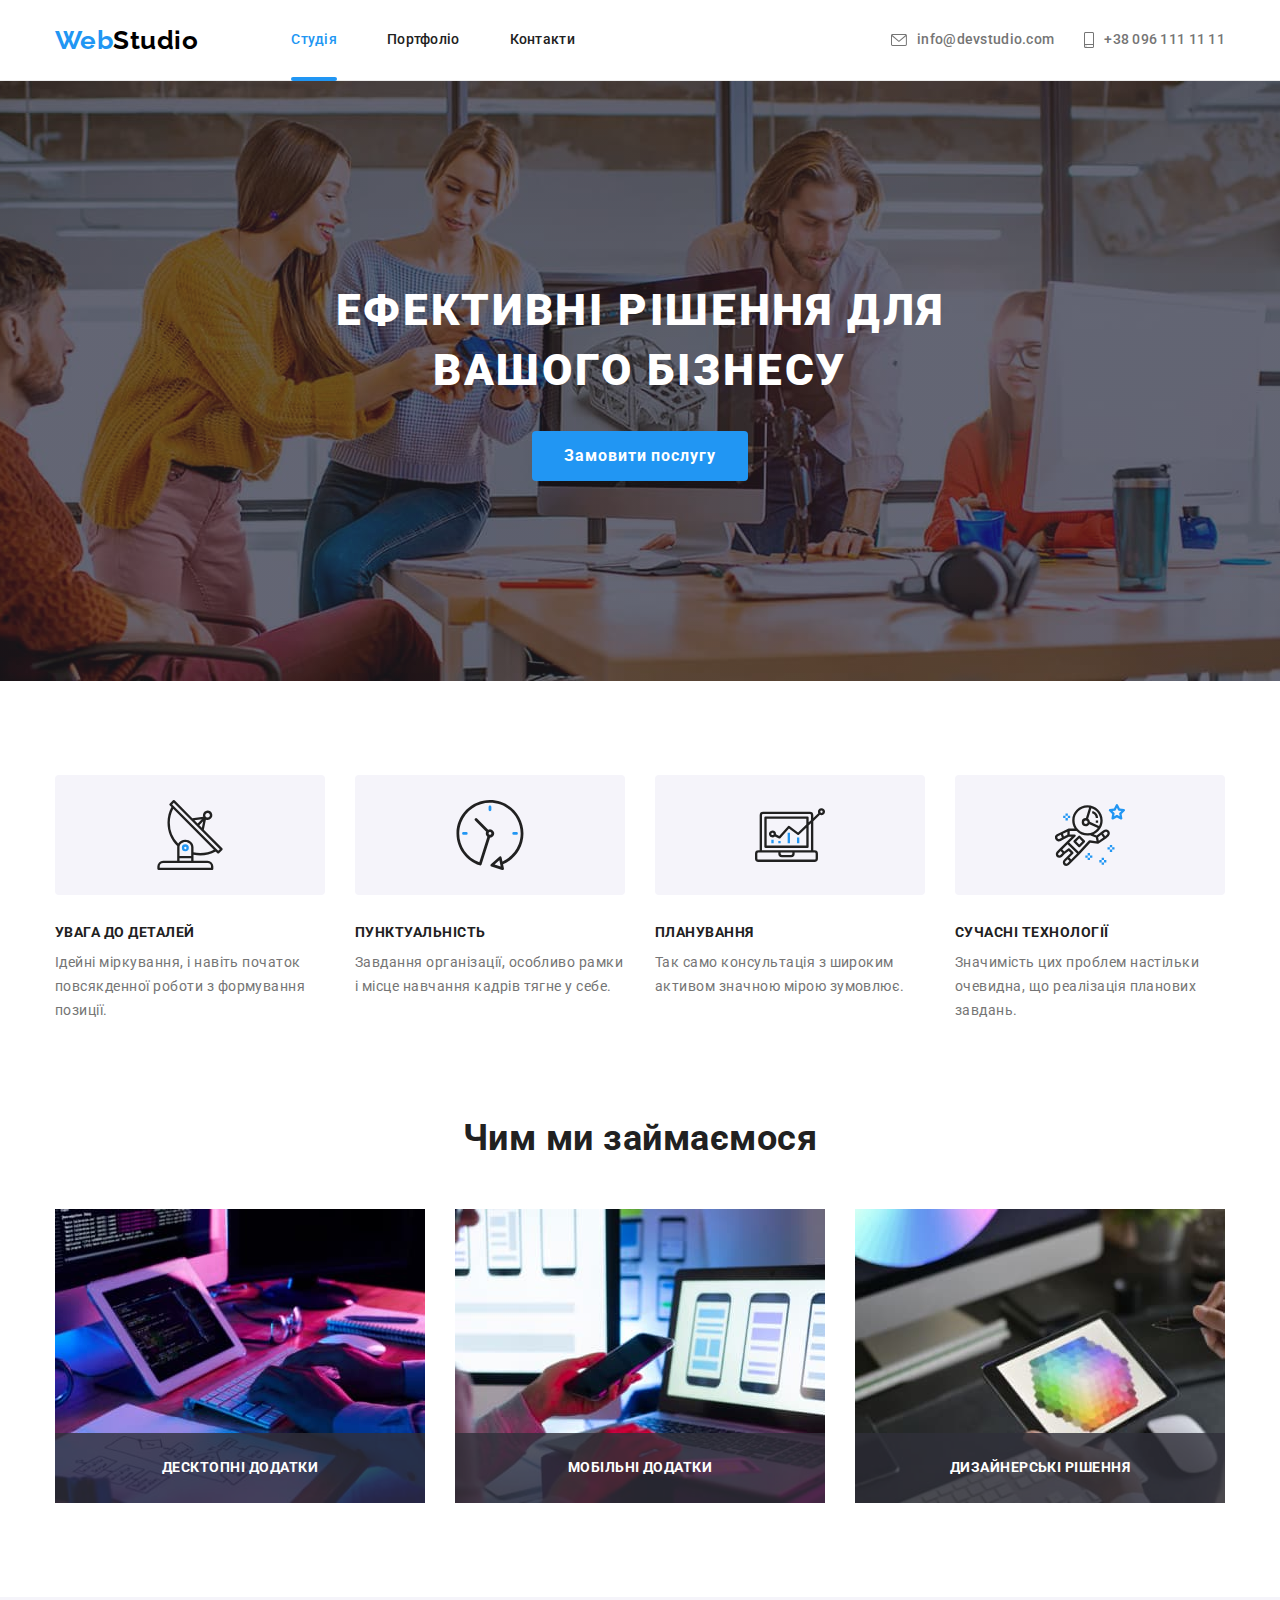
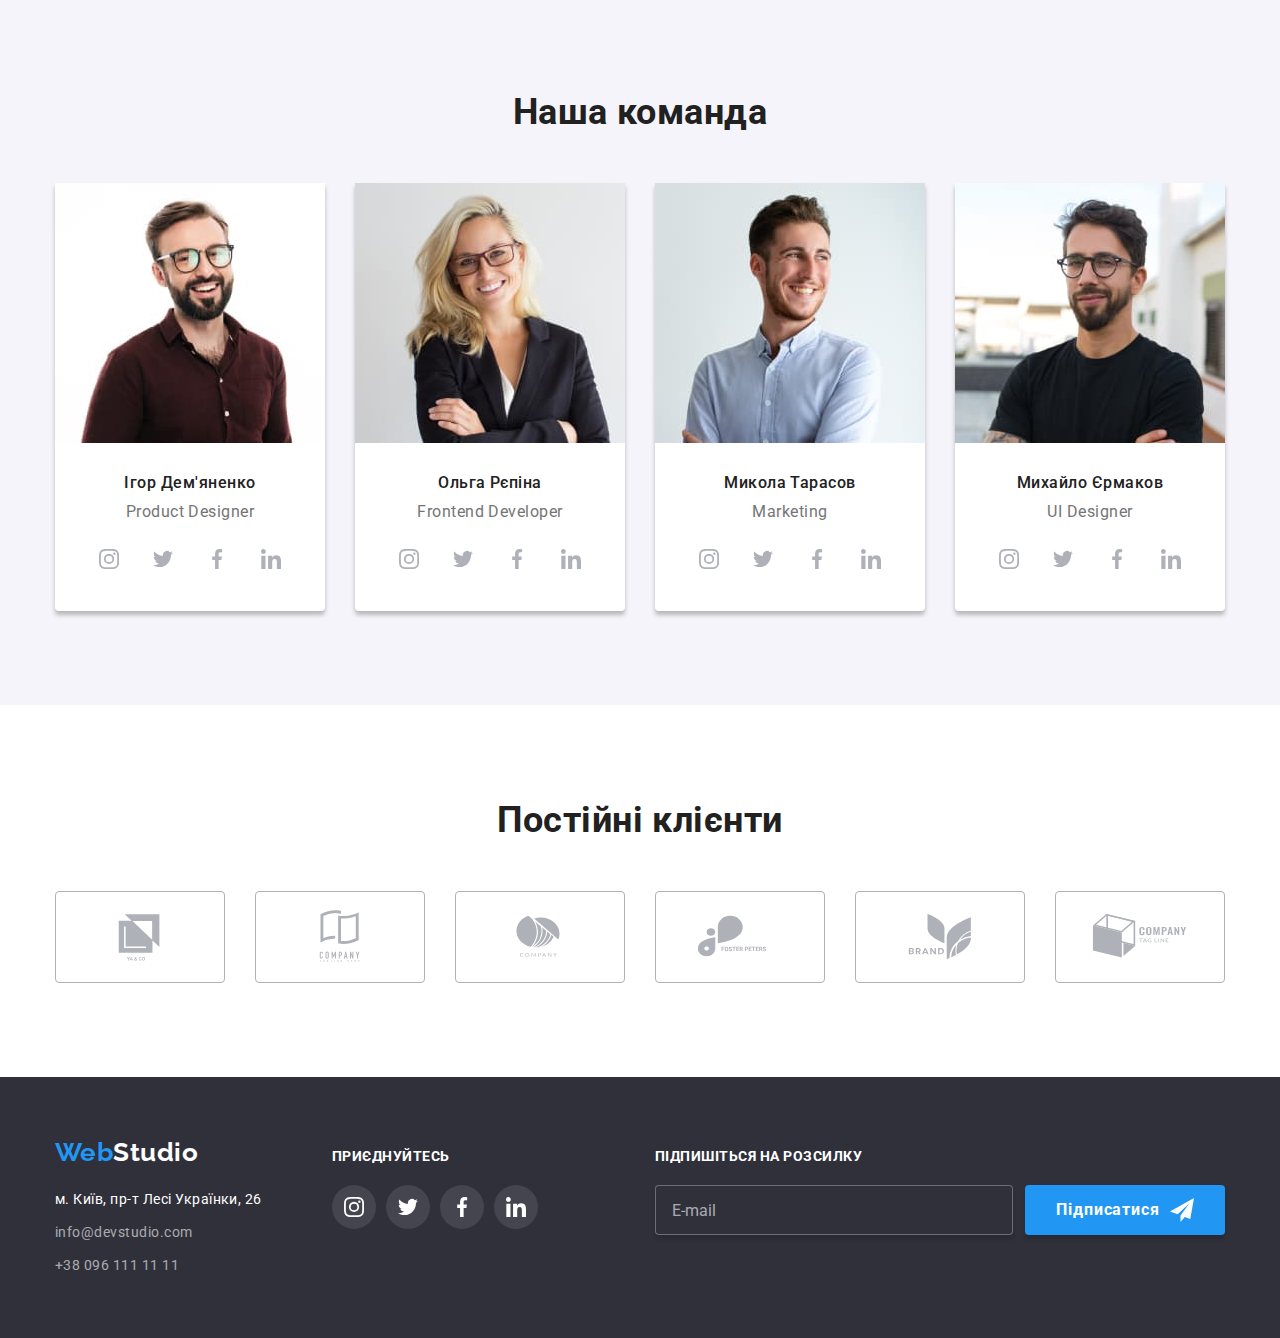
<file: index.html>
<!DOCTYPE html>
<html lang="uk">
  <head>
    <meta charset="UTF-8" />
    <meta http-equiv="X-UA-Compatible" content="IE=edge" />
    <meta name="viewport" content="width=device-width, initial-scale=1.0" />
    <title>WebStudio</title>
    <link rel="preconnect" href="https://fonts.googleapis.com" />
    <link rel="preconnect" href="https://fonts.gstatic.com" crossorigin />
    <link
      href="https://fonts.googleapis.com/css2?family=Raleway:wght@700&family=Roboto:wght@400;500;700;900&display=swap"
      rel="stylesheet"
    />
    <link
      rel="stylesheet"
      href="https://cdn.jsdelivr.net/npm/modern-normalize@1.1.0/modern-normalize.min.css"
    />
    <link rel="stylesheet" href="./css/styles.css" />
  </head>

  <body>
    <header class="page-header">
      <div class="container flex">
        <nav class="flex">
          <a href="./index.html" class="logo link logo-top"
            >Web<span class="logo-header">Studio</span></a
          >
          <ul class="site-nav list">
            <li class="item">
              <a href="./index.html" class="link current">Студія</a>
            </li>
            <li class="item">
              <a href="./portfolio.html" class="link">Портфоліо</a>
            </li>
            <li class="item"><a href="" class="link">Контакти</a></li>
          </ul>
        </nav>

        <ul class="auth-nav list">
          <li class="item">
            <a href="mailto:info@devstudio.com" class="link">
              <svg
                class="mail"
                lang="en"
                aria-label="envelope icon"
                width="16px"
                height="12px"
              >
                <use href="./images/icons.svg#icon-envelope"></use>
              </svg>
              info@devstudio.com</a
            >
          </li>
          <li class="item">
            <a href="tel:+380961111111" class="link">
              <svg
                class="phone"
                lang="en"
                aria-label="smartphone icon"
                width="10px"
                height="16px"
              >
                <use href="./images/icons.svg#icon-smartphone"></use>
              </svg>
              +38 096 111 11 11</a
            >
          </li>
        </ul>
      </div>
    </header>

    <main>
      <!-- Hero -->
      <section class="hero overlay">
        <div class="container">
          <h1 class="hero-title">
            Ефективні рішення для <br />
            вашого бізнесу
          </h1>
          <button data-modal-open type="button" class="btn studio">
            Замовити послугу
          </button>
        </div>
      </section>

      <!-- Наші переваги -->
      <section class="section top">
        <div class="container">
          <h2 class="visually-hidden">Наші переваги</h2>
          <ul class="advantage list">
            <li class="advantage-element">
              <div class="advantage-thumb">
                <svg
                  lang="en"
                  aria-label="antenna icon"
                  width="70px"
                  height="70px"
                >
                  <use href="./images/icons.svg#icon-antenna"></use>
                </svg>
              </div>
              <h3 class="advantage-title">Увага до деталей</h3>
              <p class="advantage-paragraph">
                Ідейні міркування, і навіть початок повсякденної роботи з
                формування позиції.
              </p>
            </li>

            <li class="advantage-element">
              <div class="advantage-thumb">
                <svg
                  lang="en"
                  aria-label="clock icon"
                  width="70px"
                  height="70px"
                >
                  <use href="./images/icons.svg#icon-clock"></use>
                </svg>
              </div>
              <h3 class="advantage-title">Пунктуальність</h3>
              <p class="advantage-paragraph">
                Завдання організації, особливо рамки і місце навчання кадрів
                тягне у себе.
              </p>
            </li>

            <li class="advantage-element">
              <div class="advantage-thumb">
                <svg
                  lang="en"
                  aria-label="diagram icon"
                  width="70px"
                  height="70px"
                >
                  <use href="./images/icons.svg#icon-diagram"></use>
                </svg>
              </div>
              <h3 class="advantage-title">Планування</h3>
              <p class="advantage-paragraph">
                Так само консультація з широким активом значною мірою зумовлює.
              </p>
            </li>

            <li class="advantage-element">
              <div class="advantage-thumb">
                <svg
                  lang="en"
                  aria-label="astronaut icon"
                  width="70px"
                  height="70px"
                >
                  <use href="./images/icons.svg#icon-astronaut"></use>
                </svg>
              </div>
              <h3 class="advantage-title">Сучасні технології</h3>
              <p class="advantage-paragraph">
                Значимість цих проблем настільки очевидна, що реалізація
                планових завдань.
              </p>
            </li>
          </ul>
        </div>
      </section>

      <!-- Чим ми займаємося -->
      <section class="section">
        <div class="container">
          <h2 class="section-title">Чим ми займаємося</h2>
          <ul class="list flex-container">
            <li class="flex-element">
              <img
                src="./images/box1.jpg"
                alt="Хтось друкує на клавіатурі"
                width="370"
                height="294"
              />
              <h3 class="flex-element-overlay">Десктопні додатки</h3>
            </li>
            <li class="flex-element">
              <img
                src="./images/box2.jpg"
                alt="Людина з телефоном та ноутбуком"
                width="370"
                height="294"
              />
              <h3 class="flex-element-overlay">Мобільні додатки</h3>
            </li>
            <li class="flex-element">
              <img
                src="./images/box3.jpg"
                alt="Планшет з різнокольоровим зображенням"
                width="370"
                height="294"
              />
              <h3 class="flex-element-overlay">Дизайнерські рішення</h3>
            </li>
          </ul>
        </div>
      </section>

      <!-- Наша команда -->
      <section class="team section">
        <div class="container">
          <h2 class="section-title">Наша команда</h2>
          <ul class="list flex-team">
            <li class="flex-team-element">
              <img
                src="./images/our-team/img(1).jpg"
                alt="Фото Ігоря Дем'яненко"
                width="270"
                height="260"
                class="team-photo"
              />
              <div class="team-content">
                <h3 class="team-title">Ігор Дем'яненко</h3>
                <p lang="en" class="team-paragraph">Product Designer</p>
                <ul class="social-list">
                  <li class="social-list-item list">
                    <a href="" class="social-list-link">
                      <svg
                        lang="en"
                        aria-label="instagram icon"
                        width="20px"
                        height="20px"
                        class="social-list-icon"
                      >
                        <use href="./images/icons.svg#icon-instagram"></use>
                      </svg>
                    </a>
                  </li>
                  <li class="social-list-item list">
                    <a href="" class="social-list-link">
                      <svg
                        lang="en"
                        aria-label="twitter icon"
                        width="20px"
                        height="20px"
                        class="social-list-icon"
                      >
                        <use href="./images/icons.svg#icon-twitter"></use>
                      </svg>
                    </a>
                  </li>
                  <li class="social-list-item list">
                    <a href="" class="social-list-link">
                      <svg
                        lang="en"
                        aria-label="facebook icon"
                        width="20px"
                        height="20px"
                        class="social-list-icon"
                      >
                        <use href="./images/icons.svg#icon-facebook"></use>
                      </svg>
                    </a>
                  </li>
                  <li class="social-list-item list">
                    <a href="" class="social-list-link">
                      <svg
                        lang="en"
                        aria-label="linkedin icon"
                        width="20px"
                        height="20px"
                        class="social-list-icon"
                      >
                        <use href="./images/icons.svg#icon-linkedin"></use>
                      </svg>
                    </a>
                  </li>
                </ul>
              </div>
            </li>

            <li class="flex-team-element">
              <img
                src="./images/our-team/img(2).jpg"
                alt="Фото Ольги Рєпіної"
                width="270"
                height="260"
                class="team-photo"
              />
              <div class="team-content">
                <h3 class="team-title">Ольга Рєпіна</h3>
                <p lang="en" class="team-paragraph">Frontend Developer</p>
                <ul class="social-list">
                  <li class="social-list-item list">
                    <a href="" class="social-list-link">
                      <svg
                        lang="en"
                        aria-label="instagram icon"
                        width="20px"
                        height="20px"
                        class="social-list-icon"
                      >
                        <use href="./images/icons.svg#icon-instagram"></use>
                      </svg>
                    </a>
                  </li>
                  <li class="social-list-item list">
                    <a href="" class="social-list-link">
                      <svg
                        lang="en"
                        aria-label="twitter icon"
                        width="20px"
                        height="20px"
                        class="social-list-icon"
                      >
                        <use href="./images/icons.svg#icon-twitter"></use>
                      </svg>
                    </a>
                  </li>
                  <li class="social-list-item list">
                    <a href="" class="social-list-link">
                      <svg
                        lang="en"
                        aria-label="facebook icon"
                        width="20px"
                        height="20px"
                        class="social-list-icon"
                      >
                        <use href="./images/icons.svg#icon-facebook"></use>
                      </svg>
                    </a>
                  </li>
                  <li class="social-list-item list">
                    <a href="" class="social-list-link">
                      <svg
                        lang="en"
                        aria-label="linkedin icon"
                        width="20px"
                        height="20px"
                        class="social-list-icon"
                      >
                        <use href="./images/icons.svg#icon-linkedin"></use>
                      </svg>
                    </a>
                  </li>
                </ul>
              </div>
            </li>

            <li class="flex-team-element">
              <img
                src="./images/our-team/img(3).jpg"
                alt="Фото Миколи Тарасова"
                width="270"
                height="260"
                class="team-photo"
              />
              <div class="team-content">
                <h3 class="team-title">Микола Тарасов</h3>
                <p lang="en" class="team-paragraph">Marketing</p>
                <ul class="social-list">
                  <li class="social-list-item list">
                    <a href="" class="social-list-link">
                      <svg
                        lang="en"
                        aria-label="instagram icon"
                        width="20px"
                        height="20px"
                        class="social-list-icon"
                      >
                        <use href="./images/icons.svg#icon-instagram"></use>
                      </svg>
                    </a>
                  </li>
                  <li class="social-list-item list">
                    <a href="" class="social-list-link">
                      <svg
                        lang="en"
                        aria-label="twitter icon"
                        width="20px"
                        height="20px"
                        class="social-list-icon"
                      >
                        <use href="./images/icons.svg#icon-twitter"></use>
                      </svg>
                    </a>
                  </li>
                  <li class="social-list-item list">
                    <a href="" class="social-list-link">
                      <svg
                        lang="en"
                        aria-label="facebook icon"
                        width="20px"
                        height="20px"
                        class="social-list-icon"
                      >
                        <use href="./images/icons.svg#icon-facebook"></use>
                      </svg>
                    </a>
                  </li>
                  <li class="social-list-item list">
                    <a href="" class="social-list-link">
                      <svg
                        lang="en"
                        aria-label="linkedin icon"
                        width="20px"
                        height="20px"
                        class="social-list-icon"
                      >
                        <use href="./images/icons.svg#icon-linkedin"></use>
                      </svg>
                    </a>
                  </li>
                </ul>
              </div>
            </li>

            <li class="flex-team-element">
              <img
                src="./images/our-team/img(4).jpg"
                alt="Фото Михайла Єрмакова"
                width="270"
                height="260"
                class="team-photo"
              />
              <div class="team-content">
                <h3 class="team-title">Михайло Єрмаков</h3>
                <p lang="en" class="team-paragraph">UI Designer</p>
                <ul class="social-list">
                  <li class="social-list-item list">
                    <a href="" class="social-list-link">
                      <svg
                        lang="en"
                        aria-label="instagram icon"
                        width="20px"
                        height="20px"
                        class="social-list-icon"
                      >
                        <use href="./images/icons.svg#icon-instagram"></use>
                      </svg>
                    </a>
                  </li>
                  <li class="social-list-item list">
                    <a href="" class="social-list-link">
                      <svg
                        lang="en"
                        aria-label="twitter icon"
                        width="20px"
                        height="20px"
                        class="social-list-icon"
                      >
                        <use href="./images/icons.svg#icon-twitter"></use>
                      </svg>
                    </a>
                  </li>
                  <li class="social-list-item list">
                    <a href="" class="social-list-link">
                      <svg
                        lang="en"
                        aria-label="facebook icon"
                        width="20px"
                        height="20px"
                        class="social-list-icon"
                      >
                        <use href="./images/icons.svg#icon-facebook"></use>
                      </svg>
                    </a>
                  </li>
                  <li class="social-list-item list">
                    <a href="" class="social-list-link">
                      <svg
                        lang="en"
                        aria-label="linkedin icon"
                        width="20px"
                        height="20px"
                        class="social-list-icon"
                      >
                        <use href="./images/icons.svg#icon-linkedin"></use>
                      </svg>
                    </a>
                  </li>
                </ul>
              </div>
            </li>
          </ul>
        </div>
      </section>

      <!-- Постійні клієнти -->
      <section class="section top">
        <div class="container">
          <h2 class="section-title">Постійні клієнти</h2>
          <ul class="client">
            <li class="client-item list">
              <a href="" class="client-link">
                <svg
                  lang="en"
                  aria-label="client1 icon"
                  width="106px"
                  height="60px"
                  class="client-icon"
                >
                  <use href="./images/icons.svg#icon-client1"></use>
                </svg>
              </a>
            </li>

            <li class="client-item list">
              <a href="" class="client-link">
                <svg
                  lang="en"
                  aria-label="client2 icon"
                  width="106px"
                  height="60px"
                  class="client-icon"
                >
                  <use href="./images/icons.svg#icon-client2"></use>
                </svg>
              </a>
            </li>

            <li class="client-item list">
              <a href="" class="client-link">
                <svg
                  lang="en"
                  aria-label="client3 icon"
                  width="106px"
                  height="60px"
                  class="client-icon"
                >
                  <use href="./images/icons.svg#icon-client3"></use>
                </svg>
              </a>
            </li>

            <li class="client-item list">
              <a href="" class="client-link">
                <svg
                  lang="en"
                  aria-label="client4 icon"
                  width="106px"
                  height="60px"
                  class="client-icon"
                >
                  <use href="./images/icons.svg#icon-client4"></use>
                </svg>
              </a>
            </li>

            <li class="client-item list">
              <a href="" class="client-link">
                <svg
                  lang="en"
                  aria-label="client5 icon"
                  width="106px"
                  height="60px"
                  class="client-icon"
                >
                  <use href="./images/icons.svg#icon-client5"></use>
                </svg>
              </a>
            </li>

            <li class="client-item list">
              <a href="" class="client-link">
                <svg
                  lang="en"
                  aria-label="client6 icon"
                  width="106px"
                  height="60px"
                  class="client-icon"
                >
                  <use href="./images/icons.svg#icon-client6"></use>
                </svg>
              </a>
            </li>
          </ul>
        </div>
      </section>
    </main>

    <footer class="footer">
      <div class="container footer-flex">
        <div>
          <a href="./index.html" class="logo link logo-bottom"
            >Web<span class="logo-footer">Studio</span></a
          >

          <address>
            <ul class="list">
              <li class="footer-contacts">
                <a
                  href="https://goo.gl/maps/CPtrU1FHBa2aNyZL9"
                  target="_blank"
                  rel="noopener noreferrer nofollow"
                  class="adress link"
                  >м. Київ, пр-т Лесі Українки, 26</a
                >
              </li>
              <li class="footer-contacts">
                <a href="mailto:info@devstudio.com" class="link contacts"
                  >info@devstudio.com</a
                >
              </li>
              <li class="footer-contacts">
                <a href="tel:+380961111111" class="link contacts"
                  >+38 096 111 11 11</a
                >
              </li>
            </ul>
          </address>
        </div>

        <div class="join">
          <h3 class="join-title">Приєднуйтесь</h3>
          <ul class="social-list">
            <li class="social-list-item list">
              <a href="" class="social-list-link">
                <svg
                  lang="en"
                  aria-label="instagram icon"
                  width="20px"
                  height="20px"
                  class="social-list-icon"
                >
                  <use href="./images/icons.svg#icon-instagram"></use>
                </svg>
              </a>
            </li>
            <li class="social-list-item list">
              <a href="" class="social-list-link">
                <svg
                  lang="en"
                  aria-label="twitter icon"
                  width="20px"
                  height="20px"
                  class="social-list-icon"
                >
                  <use href="./images/icons.svg#icon-twitter"></use>
                </svg>
              </a>
            </li>
            <li class="social-list-item list">
              <a href="" class="social-list-link">
                <svg
                  lang="en"
                  aria-label="facebook icon"
                  width="20px"
                  height="20px"
                  class="social-list-icon"
                >
                  <use href="./images/icons.svg#icon-facebook"></use>
                </svg>
              </a>
            </li>
            <li class="social-list-item list">
              <a href="" class="social-list-link">
                <svg
                  lang="en"
                  aria-label="linkedin icon"
                  width="20px"
                  height="20px"
                  class="social-list-icon"
                >
                  <use href="./images/icons.svg#icon-linkedin"></use>
                </svg>
              </a>
            </li>
          </ul>
        </div>
        <div class="mail-input-wrapper">
          <p class="mail-input-title">Підпишіться на розсилку</p>
          <form class="mail-input">
            <label class="mail-input-field">
              <input
                type="email"
                class="mail-input-input"
                pattern="[a-z0-9._%+-]+@[a-z0-9.-]+\.[a-z]{2,4}$"
                name="user_email"
                placeholder="E-mail"
              />
            </label>
            <button type="submit" class="mail-input-btn">
              <span class="mail-input-btn-text">Підписатися</span>
              <svg
                lang="en"
                aria-label="mail input send icon"
                width="24px"
                height="24px"
                class="send-icon"
              >
                <use href="./images/icons.svg#icon-send"></use>
              </svg>
            </button>
          </form>
        </div>
      </div>
    </footer>

    <!-- Модальне вікно -->
    <div data-modal class="backdrop is-hidden">
      <div class="modal">
        <button data-modal-close type="button" class="modal-close-btn">
          <svg
            lang="en"
            aria-label="close modal window icon"
            width="18px"
            height="18px"
            class="close-icon"
          >
            <use href="./images/icons.svg#icon-close"></use>
          </svg>
        </button>

        <p class="modal-form-title">Залиште свої дані, ми вам передзвонимо</p>
        <form class="modal-form">
          <label class="modal-form-field">
            <span class="modal-form-field-name">Ім'я</span>
            <span class="modal-form-input-wrapper">
              <input
                type="text"
                class="modal-form-input"
                pattern="[a-zA-Zа-яА-ЯіІїЇ']+"
                name="user_name"
              />
              <svg
                lang="en"
                aria-label="person icon"
                width="18px"
                height="18px"
                class="modal-form-input-icon"
              >
                <use href="./images/icons.svg#icon-person-modal"></use>
              </svg>
            </span>
          </label>
          <label class="modal-form-field">
            <span class="modal-form-field-name">Телефон</span>
            <span class="modal-form-input-wrapper">
              <input
                type="tel"
                class="modal-form-input"
                pattern="[0-9]{3}-[0-9]{7}"
                title="xxx-xxxxxxx"
                name="user_phone"
              />
              <svg
                lang="en"
                aria-label="phone icon"
                width="18px"
                height="18px"
                class="modal-form-input-icon"
              >
                <use href="./images/icons.svg#icon-phone-modal"></use>
              </svg>
            </span>
          </label>
          <label class="modal-form-field">
            <span class="modal-form-field-name">Пошта</span>
            <span class="modal-form-input-wrapper">
              <input
                type="email"
                class="modal-form-input"
                pattern="[a-z0-9._%+-]+@[a-z0-9.-]+\.[a-z]{2,4}$"
                name="user_email"
              />
              <svg
                lang="en"
                aria-label="email icon"
                width="18px"
                height="18px"
                class="modal-form-input-icon"
              >
                <use href="./images/icons.svg#icon-email-modal"></use>
              </svg>
            </span>
          </label>
          <label class="modal-form-field last">
            <span class="modal-form-field-name">Коментар</span>
            <textarea
              name="user_message"
              class="modal-form-message"
              placeholder="Введіть текст"
            ></textarea>
          </label>
          <label class="modal-form-checkbox">
            <input
              type="checkbox"
              class="modal-form-check visually-hidden"
              name="contract_conditions"
              required
            />
            <svg
              class="modal-form-own-checkbox"
              lang="en"
              aria-label="check icon"
              width="16px"
              height="15px"
            >
              <use
                class="modal-form-own-checkbox-icon"
                href="./images/icons.svg#icon-check"
              ></use>
            </svg>
            <span class="modal-form-checkbox-text"
              >Погоджуюся з розсилкою та приймаю</span
            >&nbsp;
            <a class="modal-form-checkbox-link" href="">Умови договору</a>
          </label>
          <button type="submit" class="modal-form-submit">Відправити</button>
        </form>
      </div>
    </div>

    <script src="./js/modal.js"></script>
  </body>
</html>
</file>
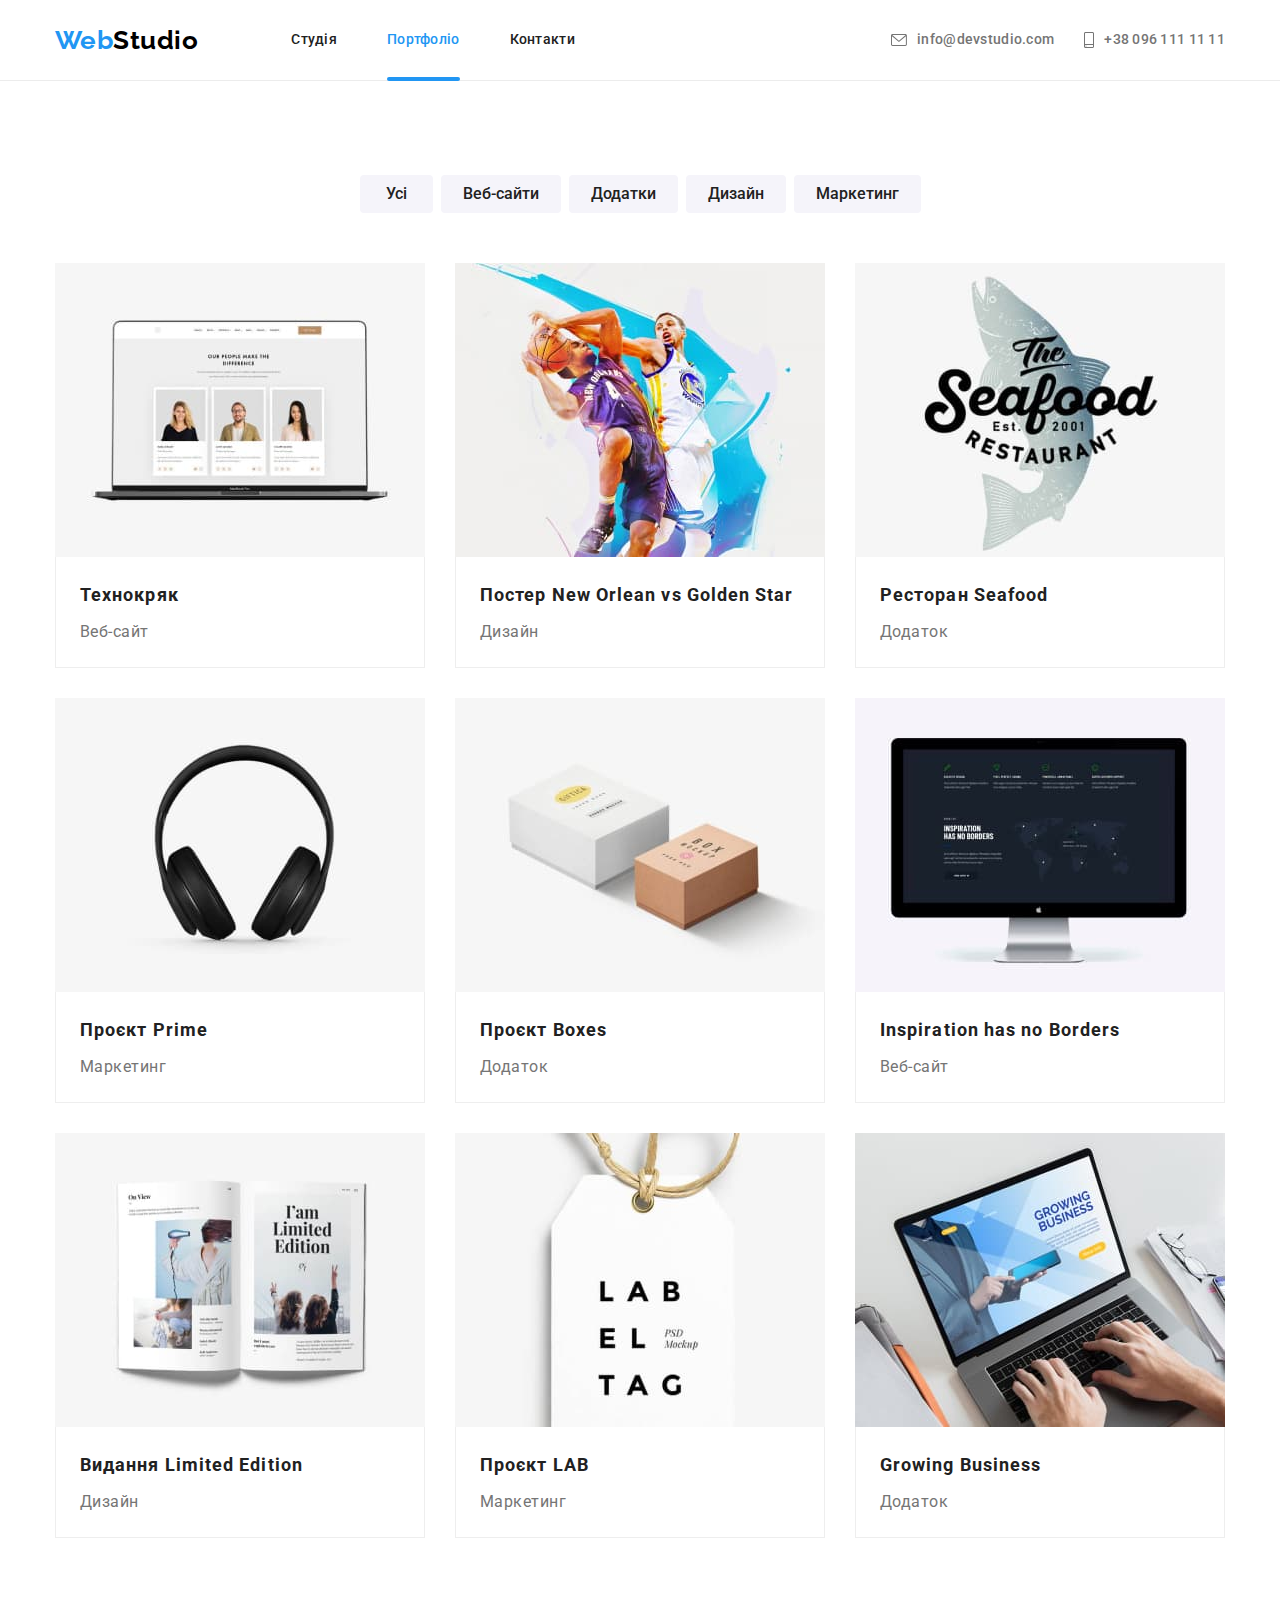
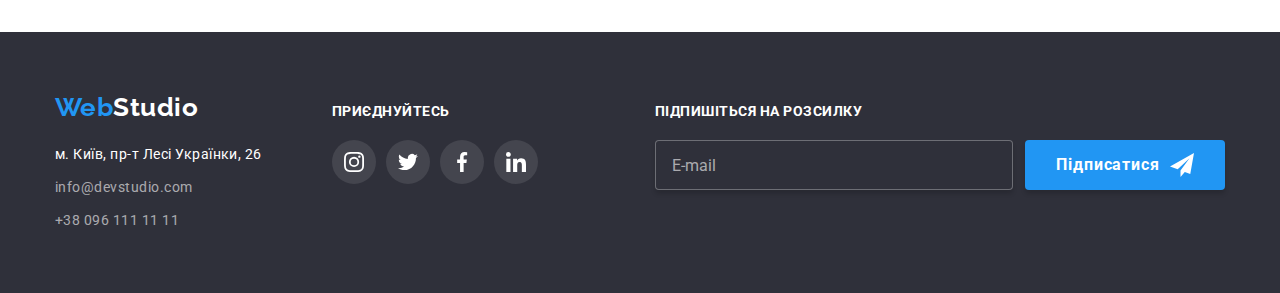
<file: portfolio.html>
<!DOCTYPE html>
<html lang="uk">
  <head>
    <meta charset="UTF-8" />
    <meta http-equiv="X-UA-Compatible" content="IE=edge" />
    <meta name="viewport" content="width=device-width, initial-scale=1.0" />
    <title>Portfolio</title>
    <link rel="preconnect" href="https://fonts.googleapis.com" />
    <link rel="preconnect" href="https://fonts.gstatic.com" crossorigin />
    <link
      href="https://fonts.googleapis.com/css2?family=Raleway:wght@700&family=Roboto:wght@400;500;700&display=swap"
      rel="stylesheet"
    />
    <link
      rel="stylesheet"
      href="https://cdn.jsdelivr.net/npm/modern-normalize@1.1.0/modern-normalize.min.css"
    />
    <link rel="stylesheet" href="./css/styles.css" />
  </head>

  <body>
    <header class="page-header">
      <div class="container flex">
        <nav class="flex">
          <a href="./index.html" class="logo link logo-top"
            >Web<span class="logo-header">Studio</span></a
          >
          <ul class="site-nav list">
            <li class="item"><a href="./index.html" class="link">Студія</a></li>
            <li class="item">
              <a href="./portfolio.html" class="link current">Портфоліо</a>
            </li>
            <li class="item"><a href="" class="link">Контакти</a></li>
          </ul>
        </nav>

        <ul class="auth-nav list">
          <li class="item">
            <a href="mailto:info@devstudio.com" class="link">
              <svg
                class="mail"
                lang="en"
                aria-label="envelope icon"
                width="16px"
                height="12px"
              >
                <use href="./images/icons.svg#icon-envelope"></use>
              </svg>
              info@devstudio.com</a
            >
          </li>
          <li class="item">
            <a href="tel:+380961111111" class="link">
              <svg
                class="phone"
                lang="en"
                aria-label="smartphone icon"
                width="10px"
                height="16px"
              >
                <use href="./images/icons.svg#icon-smartphone"></use>
              </svg>
              +38 096 111 11 11</a
            >
          </li>
        </ul>
      </div>
    </header>

    <main>
      <section class="section top">
        <div class="container">
          <h1 class="visually-hidden">Портфоліо</h1>
          <ul class="list flex-button">
            <li class="flex-button-item">
              <button type="button" class="btn portfolio">Усі</button>
            </li>
            <li class="flex-button-item">
              <button type="button" class="btn portfolio">Веб-сайти</button>
            </li>
            <li class="flex-button-item">
              <button type="button" class="btn portfolio">Додатки</button>
            </li>
            <li class="flex-button-item">
              <button type="button" class="btn portfolio">Дизайн</button>
            </li>
            <li class="flex-button-item">
              <button type="button" class="btn portfolio">Маркетинг</button>
            </li>
          </ul>

          <ul class="examples list flex-container">
            <li class="flex-element">
              <a href="" class="examples-link link">
                <div class="examples-wrapper">
                  <img
                    src="./images/portfolio/portfolio1.jpg"
                    alt="Ноутбук с завантаженим сайтом"
                    width="370"
                    height="294"
                    class="examples-photo"
                  />
                  <p class="examples-overlay">
                    Ресурс пропонує комплексні пропозиції з різним рівнем
                    функціоналу та сервісів. Все це дозволить відвідувачу
                    отримати вичерпні відомості про компанію чи приватну особу.
                  </p>
                </div>
                <div class="elements-border">
                  <h2 class="examples-title">Технокряк</h2>
                  <p class="examples-paragraph">Веб-сайт</p>
                </div>
              </a>
            </li>

            <li class="flex-element">
              <a href="" class="examples-link link">
                <div class="examples-wrapper">
                  <img
                    src="./images/portfolio/portfolio2.jpg"
                    alt="Двое чоловіків грають у баскетбол"
                    width="370"
                    height="294"
                    class="examples-photo"
                  />
                  <p class="examples-overlay">
                    Ресурс пропонує комплексні пропозиції з різним рівнем
                    функціоналу та сервісів. Все це дозволить відвідувачу
                    отримати вичерпні відомості про компанію чи приватну особу.
                  </p>
                </div>
                <div class="elements-border">
                  <h2 class="examples-title">
                    Постер New Orlean vs Golden Star
                  </h2>
                  <p class="examples-paragraph">Дизайн</p>
                </div>
              </a>
            </li>

            <li class="flex-element">
              <a href="" class="examples-link link">
                <div class="examples-wrapper">
                  <img
                    src="./images/portfolio/portfolio3.jpg"
                    alt="Логотип ресторану Seafood"
                    width="370"
                    height="294"
                    class="examples-photo"
                  />
                  <p class="examples-overlay">
                    Ресурс пропонує комплексні пропозиції з різним рівнем
                    функціоналу та сервісів. Все це дозволить відвідувачу
                    отримати вичерпні відомості про компанію чи приватну особу.
                  </p>
                </div>
                <div class="elements-border">
                  <h2 class="examples-title">Ресторан Seafood</h2>
                  <p class="examples-paragraph">Додаток</p>
                </div>
              </a>
            </li>

            <li class="flex-element">
              <a href="" class="examples-link link">
                <div class="examples-wrapper">
                  <img
                    src="./images/portfolio/portfolio4.jpg"
                    alt="Навушники"
                    width="370"
                    height="294"
                    class="examples-photo"
                  />
                  <p class="examples-overlay">
                    Ресурс пропонує комплексні пропозиції з різним рівнем
                    функціоналу та сервісів. Все це дозволить відвідувачу
                    отримати вичерпні відомості про компанію чи приватну особу.
                  </p>
                </div>
                <div class="elements-border">
                  <h2 class="examples-title">Проєкт Prime</h2>
                  <p class="examples-paragraph">Маркетинг</p>
                </div>
              </a>
            </li>

            <li class="flex-element">
              <a href="" class="examples-link link">
                <div class="examples-wrapper">
                  <img
                    src="./images/portfolio/portfolio5.jpg"
                    alt="Дві коробки: біла та коричнева"
                    width="370"
                    height="294"
                    class="examples-photo"
                  />
                  <p class="examples-overlay">
                    Ресурс пропонує комплексні пропозиції з різним рівнем
                    функціоналу та сервісів. Все це дозволить відвідувачу
                    отримати вичерпні відомості про компанію чи приватну особу.
                  </p>
                </div>
                <div class="elements-border">
                  <h2 class="examples-title">Проєкт Boxes</h2>
                  <p class="examples-paragraph">Додаток</p>
                </div>
              </a>
            </li>

            <li class="flex-element">
              <a href="" class="examples-link link">
                <div class="examples-wrapper">
                  <img
                    src="./images/portfolio/portfolio6.jpg"
                    alt="Монітор с завантаженим сайтом"
                    width="370"
                    height="294"
                    class="examples-photo"
                  />
                  <p class="examples-overlay">
                    Ресурс пропонує комплексні пропозиції з різним рівнем
                    функціоналу та сервісів. Все це дозволить відвідувачу
                    отримати вичерпні відомості про компанію чи приватну особу.
                  </p>
                </div>
                <div class="elements-border">
                  <h2 class="examples-title">Inspiration has no Borders</h2>
                  <p class="examples-paragraph">Веб-сайт</p>
                </div>
              </a>
            </li>

            <li class="flex-element">
              <a href="" class="examples-link link">
                <div class="examples-wrapper">
                  <img
                    src="./images/portfolio/portfolio7.jpg"
                    alt="Розгорнутий журнал Limited Edition"
                    width="370"
                    height="294"
                    class="examples-photo"
                  />
                  <p class="examples-overlay">
                    Ресурс пропонує комплексні пропозиції з різним рівнем
                    функціоналу та сервісів. Все це дозволить відвідувачу
                    отримати вичерпні відомості про компанію чи приватну особу.
                  </p>
                </div>
                <div class="elements-border">
                  <h2 class="examples-title">Видання Limited Edition</h2>
                  <p class="examples-paragraph">Дизайн</p>
                </div>
              </a>
            </li>

            <li class="flex-element">
              <a href="" class="examples-link link">
                <div class="examples-wrapper">
                  <img
                    src="./images/portfolio/portfolio8.jpg"
                    alt="Ярлик"
                    width="370"
                    height="294"
                    class="examples-photo"
                  />
                  <p class="examples-overlay">
                    Ресурс пропонує комплексні пропозиції з різним рівнем
                    функціоналу та сервісів. Все це дозволить відвідувачу
                    отримати вичерпні відомості про компанію чи приватну особу.
                  </p>
                </div>
                <div class="elements-border">
                  <h2 class="examples-title">Проєкт LAB</h2>
                  <p class="examples-paragraph">Маркетинг</p>
                </div>
              </a>
            </li>

            <li class="flex-element">
              <a href="" class="examples-link link">
                <div class="examples-wrapper">
                  <img
                    src="./images/portfolio/portfolio9.jpg"
                    alt="Хтось друкує на ноутбуці"
                    width="370"
                    height="294"
                    class="examples-photo"
                  />
                  <p class="examples-overlay">
                    Ресурс пропонує комплексні пропозиції з різним рівнем
                    функціоналу та сервісів. Все це дозволить відвідувачу
                    отримати вичерпні відомості про компанію чи приватну особу.
                  </p>
                </div>
                <div class="elements-border">
                  <h2 class="examples-title">Growing Business</h2>
                  <p class="examples-paragraph">Додаток</p>
                </div>
              </a>
            </li>
          </ul>
        </div>
      </section>
    </main>

    <footer class="footer">
      <div class="container footer-flex">
        <div>
          <a href="./index.html" class="logo link logo-bottom"
            >Web<span class="logo-footer">Studio</span></a
          >

          <address>
            <ul class="list">
              <li class="footer-contacts">
                <a
                  href="https://goo.gl/maps/CPtrU1FHBa2aNyZL9"
                  target="_blank"
                  rel="noopener noreferrer nofollow"
                  class="adress link"
                  >м. Київ, пр-т Лесі Українки, 26</a
                >
              </li>
              <li class="footer-contacts">
                <a href="mailto:info@devstudio.com" class="link contacts"
                  >info@devstudio.com</a
                >
              </li>
              <li class="footer-contacts">
                <a href="tel:+380961111111" class="link contacts"
                  >+38 096 111 11 11</a
                >
              </li>
            </ul>
          </address>
        </div>

        <div class="join">
          <h3 class="join-title">Приєднуйтесь</h3>
          <ul class="social-list">
            <li class="social-list-item list">
              <a href="" class="social-list-link">
                <svg
                  lang="en"
                  aria-label="instagram icon"
                  width="20px"
                  height="20px"
                  class="social-list-icon"
                >
                  <use href="./images/icons.svg#icon-instagram"></use>
                </svg>
              </a>
            </li>
            <li class="social-list-item list">
              <a href="" class="social-list-link">
                <svg
                  lang="en"
                  aria-label="twitter icon"
                  width="20px"
                  height="20px"
                  class="social-list-icon"
                >
                  <use href="./images/icons.svg#icon-twitter"></use>
                </svg>
              </a>
            </li>
            <li class="social-list-item list">
              <a href="" class="social-list-link">
                <svg
                  lang="en"
                  aria-label="facebook icon"
                  width="20px"
                  height="20px"
                  class="social-list-icon"
                >
                  <use href="./images/icons.svg#icon-facebook"></use>
                </svg>
              </a>
            </li>
            <li class="social-list-item list">
              <a href="" class="social-list-link">
                <svg
                  lang="en"
                  aria-label="linkedin icon"
                  width="20px"
                  height="20px"
                  class="social-list-icon"
                >
                  <use href="./images/icons.svg#icon-linkedin"></use>
                </svg>
              </a>
            </li>
          </ul>
        </div>
         <div class="mail-input-wrapper">
          <p class="mail-input-title">Підпишіться на розсилку</p>
          <form class="mail-input">
            <label class="mail-input-field">
              <input
                type="email"
                class="mail-input-input"
                pattern="[a-z0-9._%+-]+@[a-z0-9.-]+\.[a-z]{2,4}$"
                name="user_email"
                placeholder="E-mail"
              />
            </label>
            <button type="submit" class="mail-input-btn">
              <span class="mail-input-btn-text">Підписатися</span>
              <svg
                lang="en"
                aria-label="mail input send icon"
                width="24px"
                height="24px"
                class="send-icon"
              >
                <use href="./images/icons.svg#icon-send"></use>
              </svg>
            </button>
          </form>
        </div>
      </div>
    </footer>
  </body>
</html>
</file>
<file: css/styles.css>
:root {
  --main-text-color: #212121;
  --secondary-text-color: #757575;
  --accent-blue: #2196f3;
  --accent-white: #ffffff;
  --bgc-footer: #2f303a;
  --bgc-hero: #c4c4c4;
  --text-color-contacts: rgba(255, 255, 255, 0.6);
  --bgc-team-btn-portfolio: #f5f4fa;
  --text-color-logo-header: #000000;
  --btn-active: #188ce8;
  --header-border: #ececec;
  --portfolio-element-border: #eeeeee;
  --social-link-color: #afb1b8;
  --social-link-bgc-footer: rgba(255, 255, 255, 0.1);
  --box-shadow: rgba(0, 0, 0, 0.25);
  --transition-dur-func: 250ms cubic-bezier(0.4, 0, 0.2, 1);
}

body {
  color: var(--main-text-color);
  background-color: var(--accent-white);
  font-family: roboto, sans-serif;
  letter-spacing: 0.03em;
}

img {
  display: block;
  max-width: 100%;
  height: auto;
}

html {
  box-sizing: border-box;
}

*,
*::before,
*::after {
  box-sizing: inherit;
}

h1,
h2,
h3,
p {
  margin-top: 0;
  margin-bottom: 0;
}

ul {
  margin-top: 0;
  margin-bottom: 0;
  padding-left: 0;
}

.container {
  width: 1200px;
  padding-left: 15px;
  padding-right: 15px;
  margin-left: auto;
  margin-right: auto;
}

.list {
  list-style: none;
}

.link {
  text-decoration: none;
  display: block;
}

/*  ================= PAGE HEADER =================  */
.page-header {
  background-color: var(--accent-white);
  border-bottom: 1px solid var(--header-border);
}

.flex {
  display: flex;
  align-items: center;
}

.logo {
  color: var(--accent-blue);
  font-family: raleway, sans-serif;
  font-weight: 700;
  font-size: 26px;
  line-height: 1.19;
}

.logo-top {
  margin-right: 93px;
}

.logo-header {
  color: var(--text-color-logo-header);
}

/*  ================== SITE NAV ==================  */
.site-nav {
  display: flex;
}

.site-nav .item:not(:last-child) {
  margin-right: 50px;
}

.site-nav .link {
  position: relative;
  display: block;
  padding-top: 32px;
  padding-bottom: 32px;

  color: var(--main-text-color);
  font-weight: 500;
  font-size: 14px;
  line-height: 1.14;
  letter-spacing: 0.02em;
  transition: color var(--transition-dur-func);
}

.site-nav .current {
  color: var(--accent-blue);
}

.site-nav .current::after {
  position: absolute;
  left: 0;
  bottom: -1px;
  display: block;
  width: 100%;
  height: 4px;
  background-color: var(--accent-blue);
  border-radius: 2px;
  content: "";
}

.site-nav .link:hover,
.site-nav .link:focus {
  color: var(--accent-blue);
}

.auth-nav {
  display: flex;
  margin-left: auto;
  align-items: center;
}

.auth-nav .item.item:not(:last-child) {
  margin-right: 30px;
}

.auth-nav .link {
  display: flex;
  justify-content: center;
  align-items: center;
  padding-top: 32px;
  padding-bottom: 32px;

  color: var(--secondary-text-color);
  font-weight: 500;
  font-size: 14px;
  line-height: 1.14;
  letter-spacing: 0.02em;
  transition: color var(--transition-dur-func);
}

.auth-nav .link:hover,
.auth-nav .link:focus {
  color: var(--accent-blue);
}

.mail,
.phone {
  fill: currentColor;
  margin-right: 10px;
}

/* ==================== HERO ==================== */

.hero {
  text-align: center;
  padding-top: 200px;
  padding-bottom: 200px;
}

.hero-title {
  color: var(--accent-white);
  font-weight: 900;
  font-size: 44px;
  line-height: 1.36;
  letter-spacing: 0.06em;
  text-transform: uppercase;
  margin-bottom: 30px;
}

.overlay {
  max-width: 1600px;
  height: 600px;
  margin-left: auto;
  margin-right: auto;
  background-image: linear-gradient(
      rgba(47, 48, 58, 0.4),
      rgba(47, 48, 58, 0.4)
    ),
    url(../images/hero.jpg);
  background-repeat: no-repeat;
  background-position: center;
  background-size: cover;
  background-color: var(--bgc-hero);
}

/* ==================== BUTTON ==================== */
.btn {
  color: var(--main-text-color);
  background-color: var(--accent-white);
  cursor: pointer;
  border-radius: 4px;
  border: none;
  display: inline-block;
}

.btn.studio {
  color: var(--accent-white);
  background-color: var(--accent-blue);
  font-weight: 700;
  font-size: 16px;
  line-height: 1.88;
  letter-spacing: 0.06em;
  padding: 10px 32px;
  min-width: 216px;
  transition: color var(--transition-dur-func),
    background-color var(--transition-dur-func);
}

.btn.studio:hover,
.btn.studio:focus {
  color: var(--accent-white);
  background-color: var(--btn-active);
}

.btn.portfolio {
  color: var(--main-text-color);
  background-color: var(--bgc-team-btn-portfolio);
  font-weight: 500;
  font-size: 16px;
  line-height: 1.63;
  padding: 6px 22px;
  min-width: 73px;
  transition: color var(--transition-dur-func),
    background-color var(--transition-dur-func),
    box-shadow var(--transition-dur-func);
}

.btn.portfolio:hover,
.btn.portfolio:focus {
  color: var(--accent-white);
  background-color: var(--accent-blue);
  box-shadow: 0px 4px 4px var(--box-shadow);
}

.flex-button {
  display: flex;
  justify-content: center;
  margin-bottom: 50px;
}

.flex-button-item {
  margin-right: 8px;
}

.flex-button-item:last-child {
  margin-right: 0;
}

/* =================== SECTION ===================  */
.section {
  padding-bottom: 94px;
}

.section.top {
  padding-top: 94px;
}
.section-title {
  color: var(--main-text-color);
  font-weight: 700;
  font-size: 36px;
  line-height: 1.17;
  text-align: center;
  margin-bottom: 50px;
}

/* ================== ADVANTAGES ================== */

.advantage {
  display: flex;
}

.advantage-element {
  width: 270px;
  margin-right: 30px;
}

.advantage-element:last-child {
  margin-right: 0;
}

.advantage-title {
  font-weight: 700;
  font-size: 14px;
  line-height: 1.14;
  text-transform: uppercase;
  margin-bottom: 10px;
}

.advantage-paragraph {
  color: var(--secondary-text-color);
  font-size: 14px;
  line-height: 1.71;
}

.advantage-thumb {
  display: flex;
  align-items: center;
  justify-content: center;
  width: 270px;
  height: 120px;
  border-radius: 4px;
  background-color: var(--bgc-team-btn-portfolio);
  margin-bottom: 30px;
}

/* ============= WHAT WE ARE DOING ============ */

.flex-container {
  display: flex;
  flex-wrap: wrap;
}

.flex-element {
  width: 370px;
  margin-right: 30px;
  margin-bottom: 30px;
  position: relative;
}

.flex-element:nth-child(3n) {
  margin-right: 0;
}

.flex-element:nth-last-child(-n + 3) {
  margin-bottom: 0;
}

.flex-element-overlay {
  position: absolute;
  bottom: 0;
  left: 0;
  width: 100%;
  height: 70px;
  display: flex;
  justify-content: center;
  align-items: center;

  font-weight: 700;
  font-size: 14px;
  line-height: 1.14px;
  text-align: center;
  text-transform: uppercase;
  color: var(--accent-white);
  background-color: rgba(47, 48, 58, 0.8);
  overflow: auto;
}

/* =================== OUR TEAM ================ */
.team-content {
  padding: 30px 0;
  text-align: center;
}

.team-title {
  color: var(--main-text-color);
  font-weight: 500;
  font-size: 16px;
  line-height: 1.19;
  margin-bottom: 10px;
}

.team-paragraph {
  color: var(--secondary-text-color);
  font-size: 16px;
  line-height: 1.19;
  margin-bottom: 16px;
}

.section.team {
  background-color: var(--bgc-team-btn-portfolio);
  padding-top: 94px;
}

.flex-team {
  display: flex;
}

.flex-team-element {
  width: 270px;
  margin-right: 30px;
  background-color: var(--accent-white);
  border-radius: 0px 0px 4px 4px;
  box-shadow: 0px 4px 4px var(--box-shadow);
}

.flex-team-element:last-child {
  margin-right: 0;
}

/* ==================EXAMPLES================ */

.examples-link {
  transition: box-shadow var(--transition-dur-func);
}

.examples-link:hover,
.examples-link:focus {
  box-shadow: 0px 4px 4px var(--box-shadow);
}

.examples-title {
  color: var(--main-text-color);
  font-weight: 700;
  font-size: 18px;
  line-height: 2;
  letter-spacing: 0.06em;
  margin-bottom: 4px;
}

.examples-paragraph {
  color: var(--secondary-text-color);
  font-size: 16px;
  line-height: 1.88;
}

.social-list {
  display: flex;
  justify-content: center;
  column-gap: 10px;
}

.social-list-link {
  display: flex;
  align-items: center;
  justify-content: center;
  width: 44px;
  height: 44px;
  border-radius: 50%;
  background-color: var(--accent-white);
  color: var(--social-link-color);
  transition: color var(--transition-dur-func),
    background-color var(--transition-dur-func);
}

.social-list-link:hover,
.social-list-link:focus,
.join .social-list-link:hover,
.join .social-list-link:focus {
  color: var(--accent-white);
  background-color: var(--accent-blue);
}

.join .social-list-link {
  color: var(--accent-white);
  background-color: var(--social-link-bgc-footer);
  transition: color var(--transition-dur-func),
    background-color var(--transition-dur-func);
}

.social-list-icon {
  fill: currentColor;
}

.elements-border {
  border: 1px solid var(--portfolio-element-border);
  border-top: 0;
  padding: 20px 24px;
}

.examples-wrapper {
  position: relative;
  overflow: hidden;
}

.examples-overlay {
  position: absolute;
  top: 0;
  left: 0;
  width: 100%;
  height: 100%;
  padding: 63px 24px;
  font-size: 18px;
  line-height: 1.56;
  text-align: center;
  color: var(--accent-white);
  background-color: rgba(33, 150, 243, 0.9);
  overflow: auto;
  transform: translateY(100%);
  transition: transform 250ms linear;
}

.examples-link:hover .examples-overlay,
.examples-link:focus .examples-overlay {
  transform: translateY(0%);
}

/* ==================== CLIENT ==================== */

.client {
  display: flex;
  justify-content: center;
  column-gap: 30px;
}

.client-link {
  display: flex;
  align-items: center;
  justify-content: center;
  width: 170px;
  height: 92px;
  border: 1px solid var(--social-link-color);
  color: var(--social-link-color);
  border-radius: 4px;
  transition: color var(--transition-dur-func),
    border var(--transition-dur-func);
}

.client-link:hover,
.client-link:focus {
  color: var(--accent-blue);
  border: 1px solid var(--accent-blue);
}

.client-icon {
  fill: currentColor;
}

.visually-hidden {
  position: absolute;
  white-space: nowrap;
  width: 1px;
  height: 1px;
  overflow: hidden;
  border: 0;
  padding: 0;
  clip: rect(0 0 0 0);
  clip-path: inset(50%);
  margin: -1px;
}

/* ==================== FOOTER ==================== */

.logo-footer {
  color: var(--accent-white);
}

.logo-bottom {
  margin-bottom: 20px;
}

.footer {
  background-color: var(--bgc-footer);
  padding-top: 60px;
  padding-bottom: 60px;
}

.footer-contacts:not(:last-child) {
  margin-bottom: 9px;
}

.adress {
  color: var(--accent-white);
  font-size: 14px;
  line-height: 1.71;
  font-style: normal;
  transition: color var(--transition-dur-func);
}

.adress:hover,
.adress:focus {
  color: var(--accent-blue);
}

.contacts {
  color: var(--text-color-contacts);
  font-size: 14px;
  line-height: 1.71;
  font-style: normal;
  transition: color var(--transition-dur-func);
}

.contacts:hover,
.contacts:focus {
  color: var(--accent-blue);
}

.join {
  width: 206px;
  height: 80px;
  margin-left: 70px;
}

.join-title {
  font-weight: 700;
  font-size: 14px;
  line-height: 1.14;
  text-transform: uppercase;
  color: var(--accent-white);
  margin-bottom: 20px;
}

.footer-flex {
  display: flex;
  align-items: baseline;
}

.mail-input-wrapper {
  margin-left: auto;
}

.mail-input-title {
  font-weight: 700;
  font-size: 14px;
  line-height: 1.14;
  text-transform: uppercase;
  color: var(--accent-white);
  margin-bottom: 20px;
}

.mail-input{
  display: flex;
}

.mail-input-input {
  width: 358px;
  height: 50px;
  margin-right: 12px;
  padding-left: 16px;
  color: var(--accent-white);
  border: 1px solid rgba(255, 255, 255, 0.3);
  box-shadow: 0px 4px 4px rgba(0, 0, 0, 0.15);
  border-radius: 4px;
  background-color: var(--bgc-footer);
}
.mail-input-input::placeholder {
  font-size: 16px;
  line-height: 1.25;
  color: var(--text-color-contacts);
}

.mail-input-btn {
  display: flex;
  align-items: center;
  justify-content: center;
  width: 200px;
  height: 50px;
  cursor: pointer;
  border: none;
  background-color: var(--accent-blue);
  border-radius: 4px;
  box-shadow: 0px 4px 4px rgba(0, 0, 0, 0.15);
}

.mail-input-btn-text {
  font-weight: 700;
  font-size: 16px;
  line-height: 1.88;
  letter-spacing: 0.06em;
  color: var(--accent-white);
  padding-right: 10px;
}

.send-icon{
  fill: var(--accent-white);
}

/* ================ MODAL WINDOW ================= */
.backdrop {
  position: fixed;
  top: 0;
  left: 0;
  z-index: 100;

  width: 100%;
  height: 100%;

  background-color: rgba(0, 0, 0, 0.2);
  transition: opacity 250ms ease, visibility 250ms ease, transform 250ms linear;
}

.backdrop.is-hidden {
  opacity: 0;
  visibility: hidden;
  pointer-events: none;
  transform: scale(0);
}

.modal {
  position: absolute;
  top: 50%;
  left: 50%;
  transform: translate(-50%, -50%);

  width: 528px;
  height: 581px;
  padding: 40px;

  background-color: var(--accent-white);
}

.modal-close-btn {
  position: absolute;
  top: 8px;
  right: 8px;
  display: flex;
  align-items: center;
  justify-content: center;
  padding: 0;

  width: 30px;
  height: 30px;
  border-radius: 50%;
  border: 1px solid rgba(0, 0, 0, 0.1);
  background-color: transparent;
  cursor: pointer;
  fill: currentColor;
}

.close-icon {
  color: var(--text-color-logo-header);
  transition: color var(--transition-dur-func);
}

.modal-close-btn:hover .close-icon,
.modal-close-btn:focus .close-icon {
  color: var(--accent-blue);
}

/* ================ MODAL FORM ================= */

.modal-form-title {
  font-weight: 700;
  font-size: 20px;
  line-height: 1.15;
  text-align: center;
  margin-bottom: 12px;
}

.modal-form {
  display: flex;
  flex-direction: column;
}

.modal-form-field {
  margin-bottom: 10px;
}

.modal-form-field.last {
  margin-bottom: 20px;
}

.modal-form-field-name {
  display: block;
  font-weight: 400;
  font-size: 12px;
  line-height: 1.17;
  letter-spacing: 0.01em;
  color: var(--secondary-text-color);
  margin-bottom: 4px;
}

.modal-form-input-wrapper {
  position: relative;
  display: block;
  color: var(--main-text-color);
}

.modal-form-input {
  width: 100%;
  height: 40px;
  border: 1px solid rgba(33, 33, 33, 0.2);
  border-radius: 4px;
  padding-left: 42px;
  cursor: pointer;
  transition: border-color var(--transition-dur-func);
}

.modal-form-input:focus {
  outline: none;
  border-color: var(--accent-blue);
}

.modal-form-input:focus + .modal-form-input-icon {
  color: var(--accent-blue);
}

.modal-form-input-icon {
  position: absolute;
  top: 50%;
  left: 12px;
  transform: translateY(-50%);
  fill: currentColor;
  transition: color var(--transition-dur-func);
}

.modal-form-message {
  width: 100%;
  height: 120px;
  border: 1px solid rgba(33, 33, 33, 0.2);
  border-radius: 4px;
  padding: 12px 16px;
  resize: none;
  transition: border-color var(--transition-dur-func);
}

.modal-form-message::placeholder {
  font-size: 12px;
  line-height: 1.17;
  letter-spacing: 0.01em;
  color: rgba(117, 117, 117, 0.5);
}

.modal-form-message:focus {
  outline: none;
  border-color: var(--accent-blue);
}

.modal-form-checkbox {
  display: flex;
  align-items: center;
  margin-bottom: 30px;
  justify-content: center;
}

.modal-form-own-checkbox {
  border: 2px solid var(--main-text-color);
  border-radius: 2px;
  cursor: pointer;
  margin-right: 8px;
  transition: box-shadow var(--transition-dur-func);
}

.modal-form-own-checkbox-icon {
  display: none;
}

.modal-form-check:checked + .modal-form-own-checkbox {
  border: none;
}

.modal-form-check:checked
  + .modal-form-own-checkbox
  .modal-form-own-checkbox-icon {
  display: block;
}

.modal-form-check:focus + .modal-form-own-checkbox {
  box-shadow: 0 0 0 1.5px var(--text-color-logo-header);
}

.modal-form-checkbox-text {
  font-size: 14px;
  line-height: 1.71;
  color: var(--secondary-text-color);
}

.modal-form-checkbox-link {
  font-size: 14px;
  line-height: 1.71;
  color: var(--accent-blue);
}

.modal-form-submit {
  color: var(--accent-white);
  background-color: var(--accent-blue);
  cursor: pointer;
  border-radius: 4px;
  border: none;
  display: inline-block;
  font-weight: 700;
  font-size: 16px;
  line-height: 1.88;
  letter-spacing: 0.06em;
  padding: 10px 52px;
  min-width: 200px;
  align-self: center;
  box-shadow: 0px 4px 4px rgba(0, 0, 0, 0.15);
  transition: color var(--transition-dur-func),
    background-color var(--transition-dur-func);
}

.modal-form-submit:hover,
.modal-form-submit:focus {
  color: var(--accent-white);
  background-color: var(--btn-active);
}
</file>
